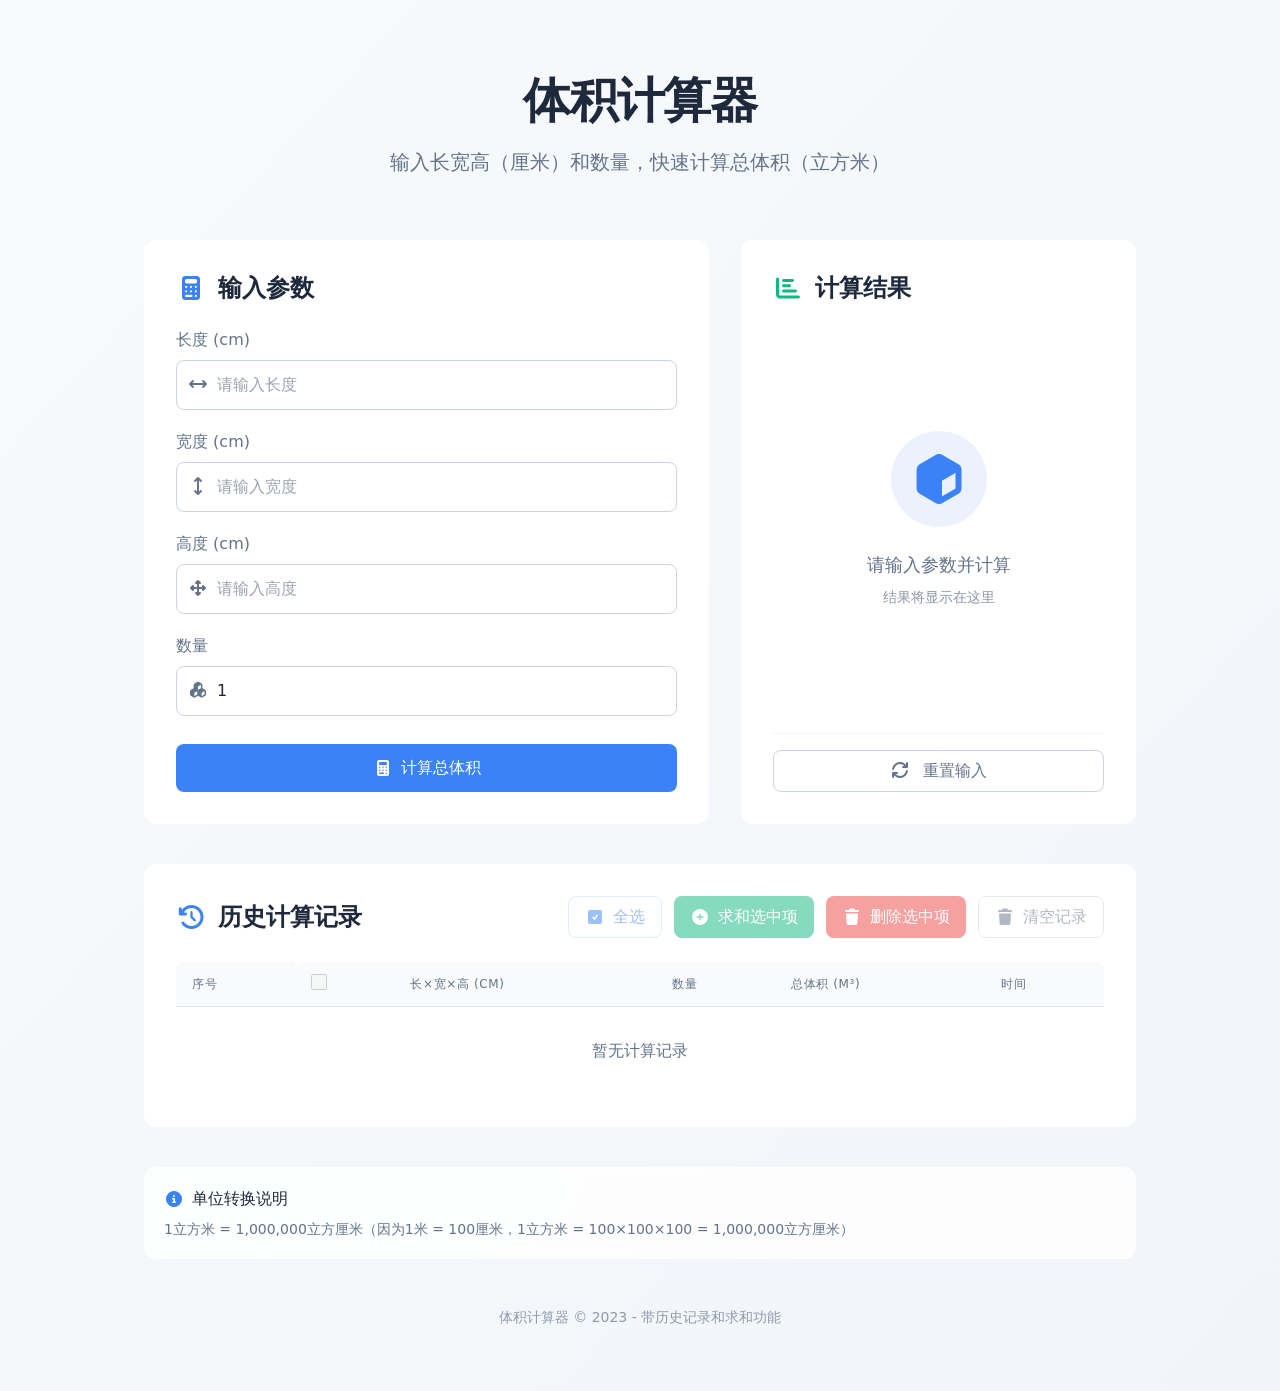
<file: index.html>
<!DOCTYPE html>
<html lang="zh-CN">
<head>
    <meta charset="UTF-8">
    <meta name="viewport" content="width=device-width, initial-scale=1.0">
    <title>体积计算器 - 带历史记录功能</title>
    <script src="./css/tailwindcss.css"></script>
    <script src="./js/css.js"></script>
    <link href="./icon/fontawesome-free-7.0.0-web/css/all.min.css" rel="stylesheet">
    
    <!-- 配置Tailwind自定义主题 -->
</head>
<body class="bg-gradient-to-br from-light to-slate-100 min-h-screen font-sans text-dark">
    <div class="container mx-auto px-4 py-8 md:py-16 max-w-5xl">
        <!-- 页面标题 -->
        <header class="text-center mb-10 md:mb-16">
            <h1 class="text-[clamp(2rem,5vw,3rem)] font-bold text-dark mb-3 tracking-tight">
                体积计算器
            </h1>
            <p class="text-neutral text-lg md:text-xl max-w-2xl mx-auto">
                输入长宽高（厘米）和数量，快速计算总体积（立方米）
            </p>
        </header>
        
        <!-- 主内容区 -->
        <main class="grid md:grid-cols-12 gap-8">
            <!-- 输入表单表单卡片 -->
            <div class="md:col-span-7 bg-white rounded-xl p-6 md:p-8 card-shadow">
                <h2 class="text-xl md:text-2xl font-semibold mb-6 flex items-center">
                    <i class="fa fa-calculator text-primary mr-3"></i>
                    输入参数
                </h2>
                
                <form id="volumeForm" class="space-y-5">
                    <!-- 长度输入 -->
                    <div class="form-group">
                        <label for="length" class="block text-neutral font-medium mb-2">
                            长度 (cm)
                        </label>
                        <div class="relative">
                            <span class="absolute left-3 top-1/2 -translate-y-1/2 text-neutral">
                                <i class="fa fa-arrows-h"></i>
                            </span>
                            <input 
                                type="number" 
                                id="length" 
                                name="length" 
                                step="0.01" 
                                min="0" 
                                required
                                class="w-full pl-10 pr-4 py-3 rounded-lg border border-slate-300 input-focus transition-all duration-200"
                                placeholder="请输入长度"
                            >
                        </div>
                    </div>
                    
                    <!-- 宽度输入 -->
                    <div class="form-group">
                        <label for="width" class="block text-neutral font-medium mb-2">
                            宽度 (cm)
                        </label>
                        <div class="relative">
                            <span class="absolute left-3 top-1/2 -translate-y-1/2 text-neutral">
                                <i class="fa fa-arrows-v"></i>
                            </span>
                            <input 
                                type="number" 
                                id="width" 
                                name="width" 
                                step="0.01" 
                                min="0" 
                                required
                                class="w-full pl-10 pr-4 py-3 rounded-lg border border-slate-300 input-focus transition-all duration-200"
                                placeholder="请输入宽度"
                            >
                        </div>
                    </div>
                    
                    <!-- 高度输入 -->
                    <div class="form-group">
                        <label for="height" class="block text-neutral font-medium mb-2">
                            高度 (cm)
                        </label>
                        <div class="relative">
                            <span class="absolute left-3 top-1/2 -translate-y-1/2 text-neutral">
                                <i class="fa fa-arrows-alt"></i>
                            </span>
                            <input 
                                type="number" 
                                id="height" 
                                name="height" 
                                step="0.01" 
                                min="0" 
                                required
                                class="w-full pl-10 pr-4 py-3 rounded-lg border border-slate-300 input-focus transition-all duration-200"
                                placeholder="请输入高度"
                            >
                        </div>
                    </div>
                    
                    <!-- 数量输入 -->
                    <div class="form-group">
                        <label for="quantity" class="block text-neutral font-medium mb-2">
                            数量
                        </label>
                        <div class="relative">
                            <span class="absolute left-3 top-1/2 -translate-y-1/2 text-neutral">
                                <i class="fa fa-cubes"></i>
                            </span>
                            <input 
                                type="number" 
                                id="quantity" 
                                name="quantity" 
                                step="1" 
                                min="1" 
                                value="1"
                                required
                                class="w-full pl-10 pr-4 py-3 rounded-lg border border-slate-300 input-focus transition-all duration-200"
                                placeholder="请输入数量"
                            >
                        </div>
                    </div>
                    
                    <!-- 计算按钮 -->
                    <div class="pt-2">
                        <button 
                            type="button" 
                            id="calculateBtn"
                            class="w-full bg-primary hover:bg-primary/90 text-white font-medium py-3 px-6 rounded-lg transition-all duration-300 transform hover:scale-[1.02] active:scale-[0.98] flex items-center justify-center"
                        >
                            <i class="fa fa-calculator mr-2"></i>
                            计算总体积
                        </button>
                    </div>
                </form>
            </div>
            
            <!-- 结果显示卡片 -->
            <div class="md:col-span-5 bg-white rounded-xl p-6 md:p-8 card-shadow flex flex-col">
                <h2 class="text-xl md:text-2xl font-semibold mb-6 flex items-center">
                    <i class="fa fa-bar-chart text-secondary mr-3"></i>
                    计算结果
                </h2>
                
                <div id="resultContainer" class="flex-1 flex flex-col justify-center items-center text-center">
                    <div class="w-20 h-20 md:w-24 md:h-24 rounded-full bg-primary/10 flex items-center justify-center mb-6">
                        <i class="fa fa-cube text-4xl md:text-5xl text-primary"></i>
                    </div>
                    
                    <div id="emptyState" class="text-neutral">
                        <p class="text-lg mb-2">请输入参数并计算</p>
                        <p class="text-sm opacity-75">结果将显示在这里</p>
                    </div>
                    
                    <div id="resultState" class="hidden w-full">
                        <div class="mb-4">
                            <p class="text-neutral text-sm mb-1">单个体积</p>
                            <p id="singleVolume" class="text-2xl font-semibold text-dark"></p>
                        </div>
                        
                        <div class="mb-6">
                            <p class="text-neutral text-sm mb-1">总体积</p>
                            <p id="totalVolume" class="text-3xl md:text-4xl font-bold text-secondary"></p>
                        </div>
                        
                        <div class="w-full h-px bg-slate-200 my-4"></div>
                        
                        <div class="text-sm text-neutral">
                            <p>计算公式:</p>
                            <p class="mt-1">长 × 宽 × 高 ÷ 1,000,000 × 数量</p>
                        </div>
                    </div>
                </div>
                
                <div class="mt-6 pt-4 border-t border-slate-100">
                    <button 
                        id="resetBtn" 
                        class="w-full text-neutral hover:text-dark border border-slate-300 hover:border-slate-400 font-medium py-2 px-4 rounded-lg transition-all duration-200"
                        disabled
                    >
                        <i class="fa fa-refresh mr-2"></i>
                        重置输入
                    </button>
                </div>
            </div>
        </main>
        
        <!-- 历史记录区域 -->
        <section class="mt-10 bg-white rounded-xl p-6 md:p-8 card-shadow">
            <div class="flex flex-col md:flex-row md:items-center justify-between mb-6">
                <h2 class="text-xl md:text-2xl font-semibold flex items-center">
                    <i class="fa fa-history text-primary mr-3"></i>
                    历史计算记录
                </h2>
                
                <div class="flex flex-wrap gap-3 mt-4 md:mt-0">
                    <button id="selectAllBtn" class="flex items-center text-sm md:text-base text-primary hover:text-primary/80 border border-primary/30 hover:border-primary/50 font-medium py-2 px-4 rounded-lg transition-all duration-200 disabled:opacity-50 disabled:cursor-not-allowed" disabled>
                        <i class="fa fa-check-square mr-2"></i>
                        全选
                    </button>
                    <button id="sumSelectedBtn" class="flex items-center text-sm md:text-base bg-secondary hover:bg-secondary/90 text-white font-medium py-2 px-4 rounded-lg transition-all duration-200 disabled:opacity-50 disabled:cursor-not-allowed" disabled>
                        <i class="fa fa-plus-circle mr-2"></i>
                        求和选中项
                    </button>
                    <button id="deleteSelectedBtn" class="flex items-center text-sm md:text-base bg-danger hover:bg-danger/90 text-white font-medium py-2 px-4 rounded-lg transition-all duration-200 disabled:opacity-50 disabled:cursor-not-allowed" disabled>
                        <i class="fa fa-trash mr-2"></i>
                        删除选中项
                    </button>
                    <button id="clearHistoryBtn" class="flex items-center text-sm md:text-base text-neutral hover:text-red-500 border border-slate-300 hover:border-red-200 font-medium py-2 px-4 rounded-lg transition-all duration-200 disabled:opacity-50 disabled:cursor-not-allowed" disabled>
                        <i class="fa fa-trash mr-2"></i>
                        清空记录
                    </button>
                </div>
            </div>
            
            <!-- 求和结果显示 -->
            <div id="sumResult" class="hidden mb-6 p-4 bg-secondary/10 rounded-lg border border-secondary/20">
                <div class="flex items-center">
                    <i class="fa fa-calculator text-secondary mr-2"></i>
                    <h3 class="font-medium">选中项总和</h3>
                </div>
                <p id="sumValue" class="text-xl font-bold text-secondary mt-1"></p>
            </div>
            
            <!-- 历史记录列表 -->
            <div id="historyContainer" class="overflow-x-auto">
                <table class="min-w-full divide-y divide-slate-200">
                    <thead>
                        <tr>
                            <th class="px-4 py-3 bg-slate-50 text-left text-xs font-medium text-neutral uppercase tracking-wider rounded-tl-lg">
                                序号
                            </th>
                            <th class="px-4 py-3 bg-slate-50 text-left text-xs font-medium text-neutral uppercase tracking-wider rounded-tl-lg">
                                <input type="checkbox" id="selectAllCheckbox" class="h-4 w-4 text-primary border-slate-300 rounded focus:ring-primary">
                            </th>
                            <th class="px-4 py-3 bg-slate-50 text-left text-xs font-medium text-neutral uppercase tracking-wider">
                                长×宽×高 (cm)
                            </th>
                            <th class="px-4 py-3 bg-slate-50 text-left text-xs font-medium text-neutral uppercase tracking-wider">
                                数量
                            </th>
                            <th class="px-4 py-3 bg-slate-50 text-left text-xs font-medium text-neutral uppercase tracking-wider">
                                总体积 (m³)
                            </th>
                            <th class="px-4 py-3 bg-slate-50 text-left text-xs font-medium text-neutral uppercase tracking-wider rounded-tr-lg">
                                时间
                            </th>
                        </tr>
                    </thead>
                    <tbody id="historyList" class="bg-white divide-y divide-slate-200">
                        <!-- 历史记录将通过JavaScript动态添加 -->
                        <tr>
                            <td colspan="5" class="px-4 py-8 text-center text-neutral">
                                暂无计算记录
                            </td>
                        </tr>
                    </tbody>
                </table>
            </div>
            
            <!-- 分页控制 -->
            <div id="paginationControls" class="flex justify-between items-center mt-4 hidden">
                <div class="text-sm text-neutral">
                    显示 <span id="currentRange">0-0</span> 条，共 <span id="totalRecords">0</span> 条记录
                </div>
                <div class="flex gap-2">
                    <button id="prevPage" class="px-4 py-2 border border-slate-300 rounded-lg text-neutral hover:bg-slate-50 transition-colors disabled:opacity-50 disabled:cursor-not-allowed" disabled>
                        <i class="fa fa-chevron-left mr-1"></i> 上一页
                    </button>
                    <button id="nextPage" class="px-4 py-2 border border-slate-300 rounded-lg text-neutral hover:bg-slate-50 transition-colors disabled:opacity-50 disabled:cursor-not-allowed" disabled>
                        下一页 <i class="fa fa-chevron-right ml-1"></i>
                    </button>
                </div>
            </div>
        </section>
        
        <!-- 说明信息 -->
        <div class="mt-10 bg-white/80 backdrop-blur-sm rounded-xl p-5 card-shadow">
            <h3 class="font-medium text-dark mb-2 flex items-center">
                <i class="fa fa-info-circle text-primary mr-2"></i>
                单位转换说明
            </h3>
            <p class="text-neutral text-sm">
                1立方米 = 1,000,000立方厘米（因为1米 = 100厘米，1立方米 = 100×100×100 = 1,000,000立方厘米）
            </p>
        </div>
        
        <!-- 页脚 -->
        <footer class="mt-12 text-center text-neutral text-sm opacity-70">
            <p>体积计算器 &copy; 2023 - 带历史记录和求和功能</p>
        </footer>
    </div>
    <script src="./js/logic.js "></script>
</body>
</html>
</file>
